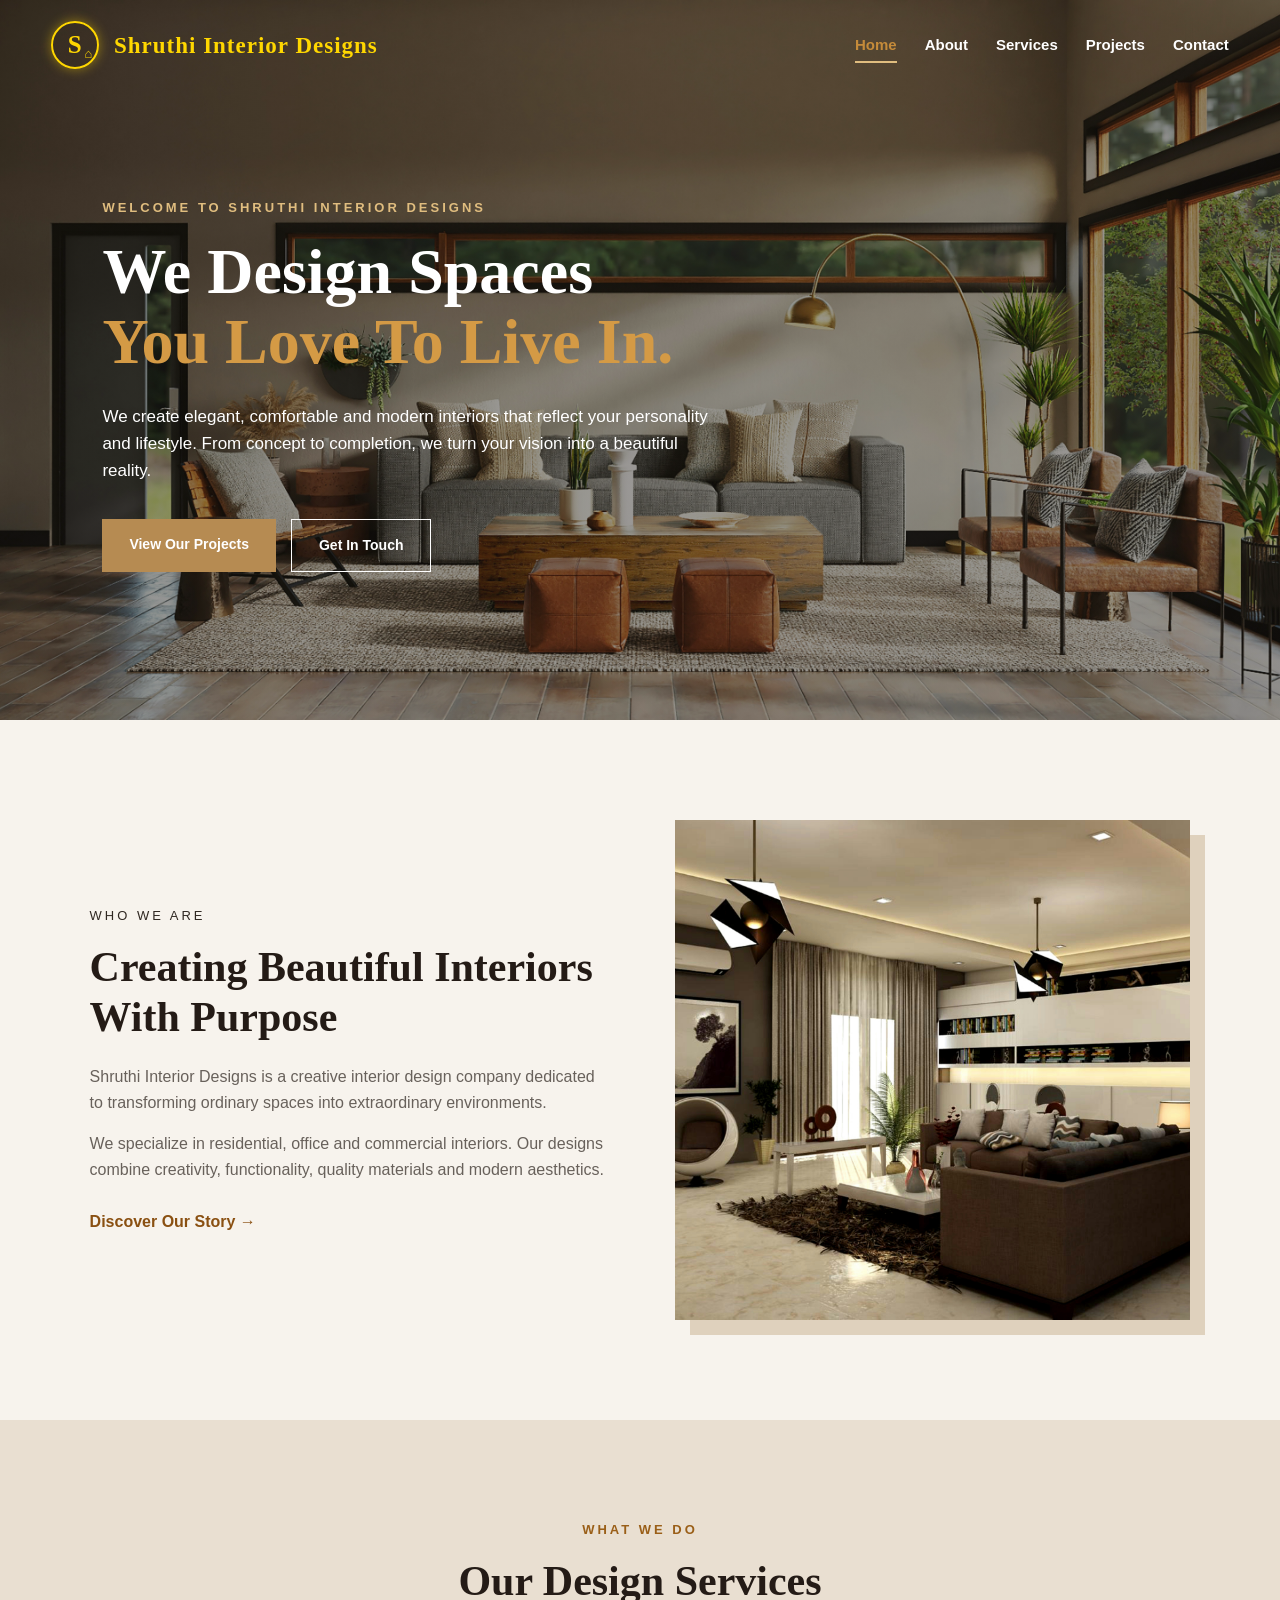
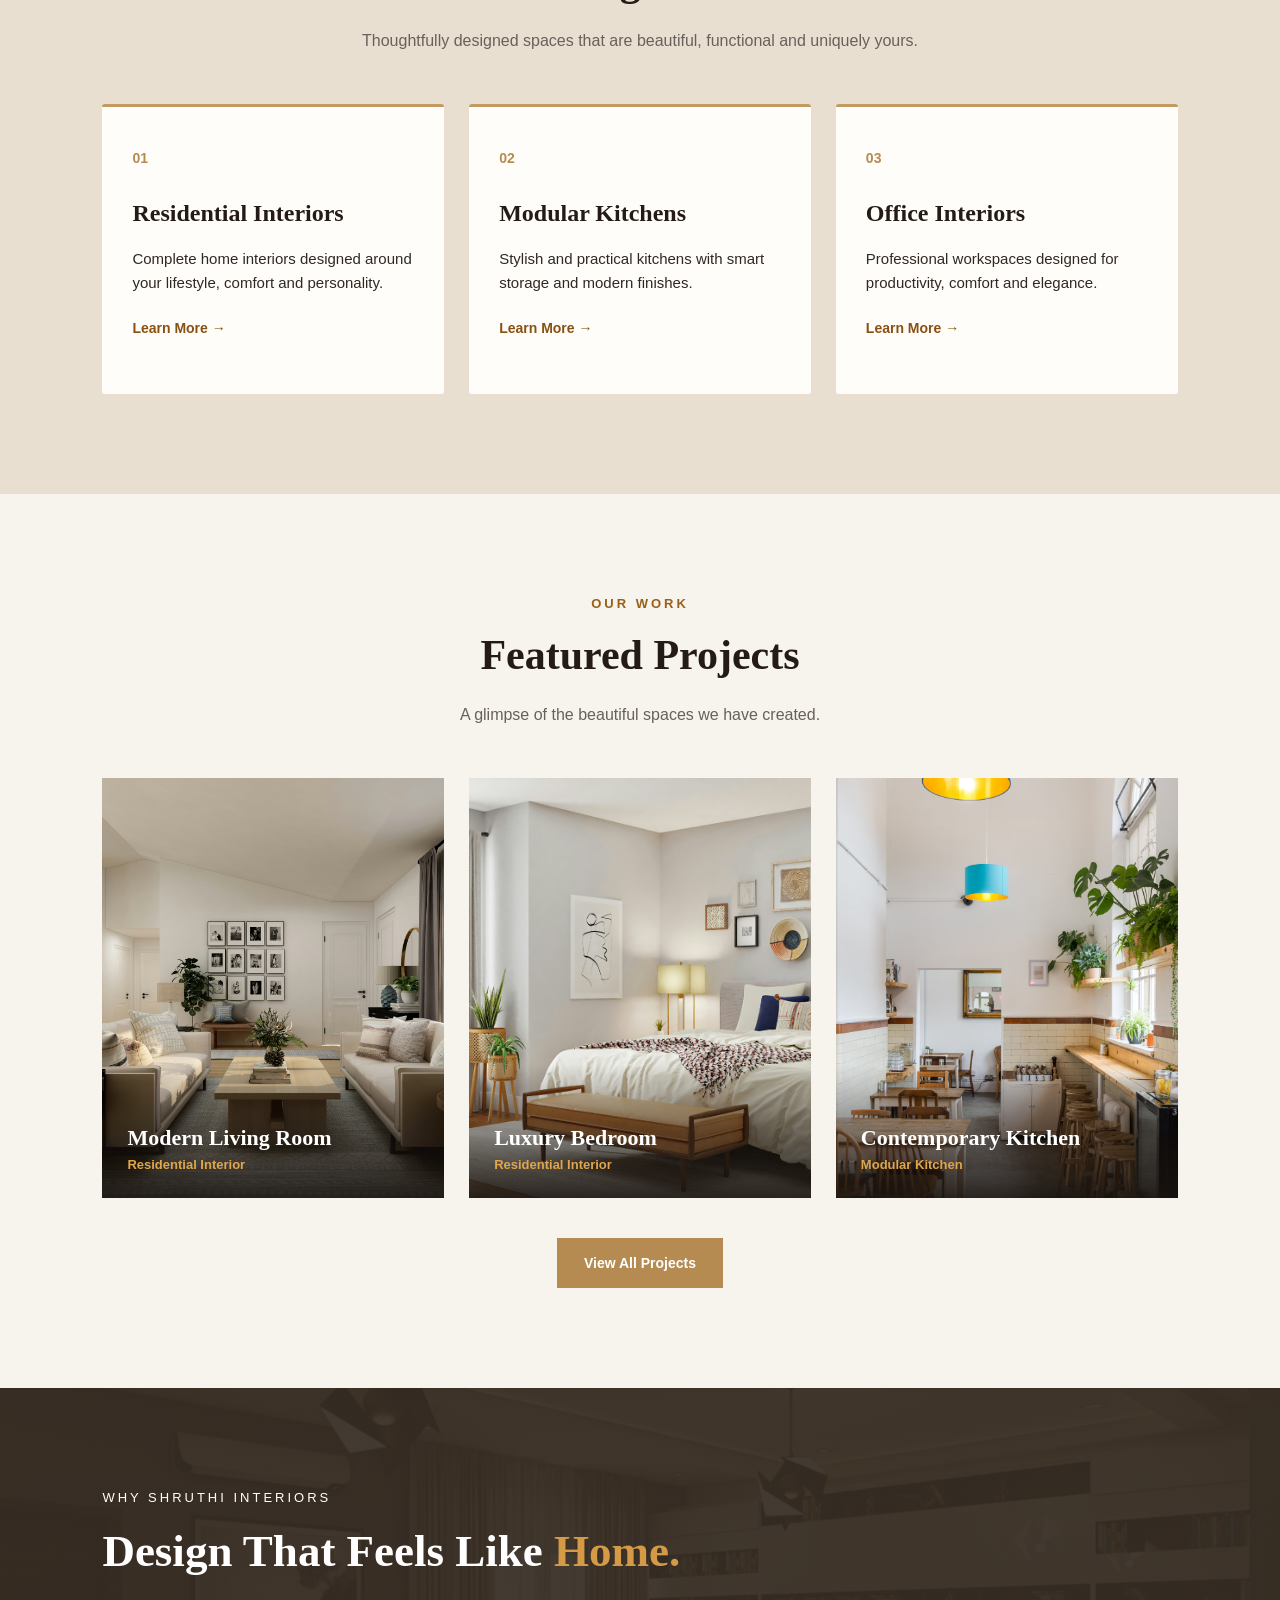
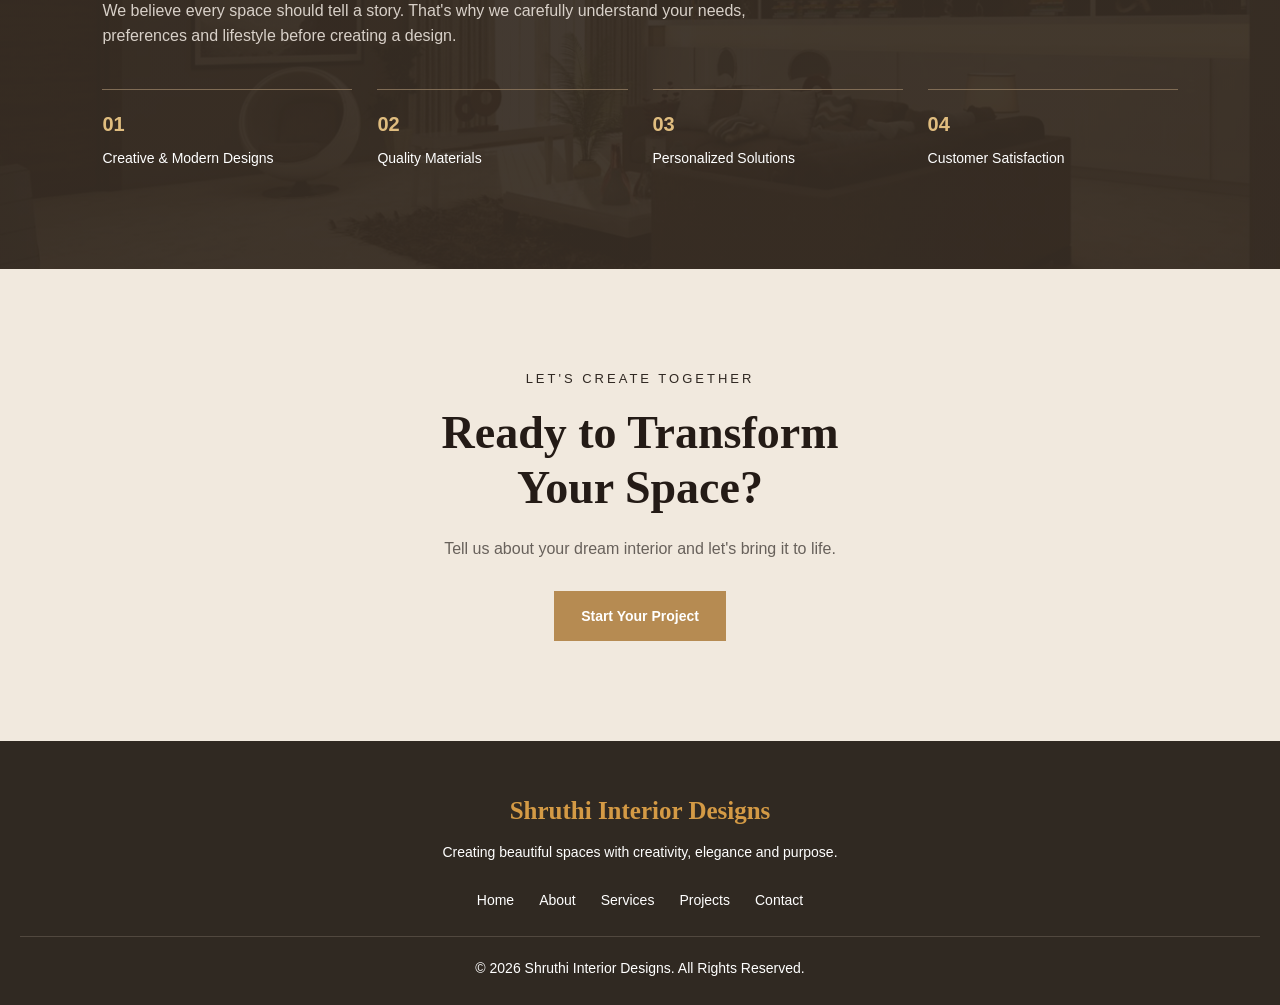
<file: interior design/index.html>
<!DOCTYPE html>
<html lang="en">
<head>
    <meta charset="UTF-8">
    <meta name="viewport" content="width=device-width, initial-scale=1.0">

    <title>Shruthi Interior Designs</title>

    <link rel="stylesheet" href="style.css">
</head>

<body>

    <!-- NAVBAR -->
    <header>
        <nav class="navbar">

            <div class="logo">
                <span>S</span>
                Shruthi Interior Designs
            </div>

            <ul class="nav-links">
                <li><a href="index.html" class="active">Home</a></li>
                <li><a href="about.html">About</a></li>
                <li><a href="services.html">Services</a></li>
                <li><a href="projects.html">Projects</a></li>
                <li><a href="contact.html">Contact</a></li>
            </ul>

        </nav>
    </header>


    <!-- HERO -->
    <section class="hero">

        <div class="hero-content">

            <p class="small-title">WELCOME TO SHRUTHI INTERIOR DESIGNS</p>

            <h1>
                We Design Spaces<br>
                <span>You Love To Live In.</span>
            </h1>

            <p class="hero-text">
                We create elegant, comfortable and modern interiors
                that reflect your personality and lifestyle.
                From concept to completion, we turn your vision
                into a beautiful reality.
            </p>

            <div class="hero-buttons">

                <a href="projects.html" class="primary-btn">
                    View Our Projects
                </a>

                <a href="contact.html" class="secondary-btn">
                    Get In Touch
                </a>

            </div>

        </div>

    </section>


    <!-- INTRODUCTION -->
    <section class="intro">

        <div class="intro-text">

            <p class="section-label">WHO WE ARE</p>

            <h2>
                Creating Beautiful Interiors
                With Purpose
            </h2>

            <p>
                Shruthi Interior Designs is a creative interior design
                company dedicated to transforming ordinary spaces into
                extraordinary environments.
            </p>

            <p>
                We specialize in residential, office and commercial
                interiors. Our designs combine creativity, functionality,
                quality materials and modern aesthetics.
            </p>

            <a href="about.html" class="text-link">
                Discover Our Story →
            </a>

        </div>

        <div class="intro-image">

            <img src="about.jpg" alt="Interior Design">

        </div>

    </section>


    <!-- SERVICES -->
    <section class="services-preview">

        <div class="section-heading">

            <p class="section-label">WHAT WE DO</p>

            <h2>Our Design Services</h2>

            <p>
                Thoughtfully designed spaces that are beautiful,
                functional and uniquely yours.
            </p>

        </div>


        <div class="service-grid">

            <div class="service-item">

                <div class="service-number">01</div>

                <h3>Residential Interiors</h3>

                <p>
                    Complete home interiors designed around
                    your lifestyle, comfort and personality.
                </p>

                <a href="services.html">Learn More →</a>

            </div>


            <div class="service-item">

                <div class="service-number">02</div>

                <h3>Modular Kitchens</h3>

                <p>
                    Stylish and practical kitchens with smart
                    storage and modern finishes.
                </p>

                <a href="services.html">Learn More →</a>

            </div>


            <div class="service-item">

                <div class="service-number">03</div>

                <h3>Office Interiors</h3>

                <p>
                    Professional workspaces designed for
                    productivity, comfort and elegance.
                </p>

                <a href="services.html">Learn More →</a>

            </div>

        </div>

    </section>


    <!-- FEATURED PROJECTS -->
    <section class="featured">

        <div class="section-heading">

            <p class="section-label">OUR WORK</p>

            <h2>Featured Projects</h2>

            <p>
                A glimpse of the beautiful spaces we have created.
            </p>

        </div>


        <div class="project-grid">

            <div class="project">

                <img src="project1.jpg" alt="living room">

                <div class="project-title">
                    <h3>Modern Living Room</h3>
                    <p>Residential Interior</p>
                </div>

            </div>


            <div class="project">

                <img src="project2.jpg" alt="Bedroom">

                <div class="project-title">
                    <h3>Luxury Bedroom</h3>
                    <p>Residential Interior</p>
                </div>

            </div>


            <div class="project">

                <img src="project3.jpg" alt="Kitchen">

                <div class="project-title">
                    <h3>Contemporary Kitchen</h3>
                    <p>Modular Kitchen</p>
                </div>

            </div>

        </div>

        <div class="center-button">

            <a href="projects.html" class="primary-btn">
                View All Projects
            </a>

        </div>

    </section>


    <!-- WHY US -->
    <section class="why">

        <div class="why-content">

            <p class="section-label">WHY SHRUTHI INTERIORS</p>

            <h2>
                Design That Feels Like
                <span>Home.</span>
            </h2>

            <p>
                We believe every space should tell a story.
                That's why we carefully understand your needs,
                preferences and lifestyle before creating a design.
            </p>

            <div class="why-points">

                <div>
                    <strong>01</strong>
                    <p>Creative & Modern Designs</p>
                </div>

                <div>
                    <strong>02</strong>
                    <p>Quality Materials</p>
                </div>

                <div>
                    <strong>03</strong>
                    <p>Personalized Solutions</p>
                </div>

                <div>
                    <strong>04</strong>
                    <p>Customer Satisfaction</p>
                </div>

            </div>

        </div>

    </section>


    <!-- CTA -->
    <section class="home-cta">

        <p class="section-label">LET'S CREATE TOGETHER</p>

        <h2>
            Ready to Transform<br>
            Your Space?
        </h2>

        <p>
            Tell us about your dream interior and
            let's bring it to life.
        </p>

        <a href="contact.html" class="primary-btn">
            Start Your Project
        </a>

    </section>


    <!-- FOOTER -->
    <footer>

        <div class="footer-logo">
            Shruthi Interior Designs
        </div>

        <p>
            Creating beautiful spaces with creativity,
            elegance and purpose.
        </p>

        <div class="footer-links">

            <a href="index.html">Home</a>
            <a href="about.html">About</a>
            <a href="services.html">Services</a>
            <a href="projects.html">Projects</a>
            <a href="contact.html">Contact</a>

        </div>

        <p class="copyright">
            © 2026 Shruthi Interior Designs. All Rights Reserved.
        </p>

    </footer>


    <script src="script.js"></script>

</body>
</html>
</file>
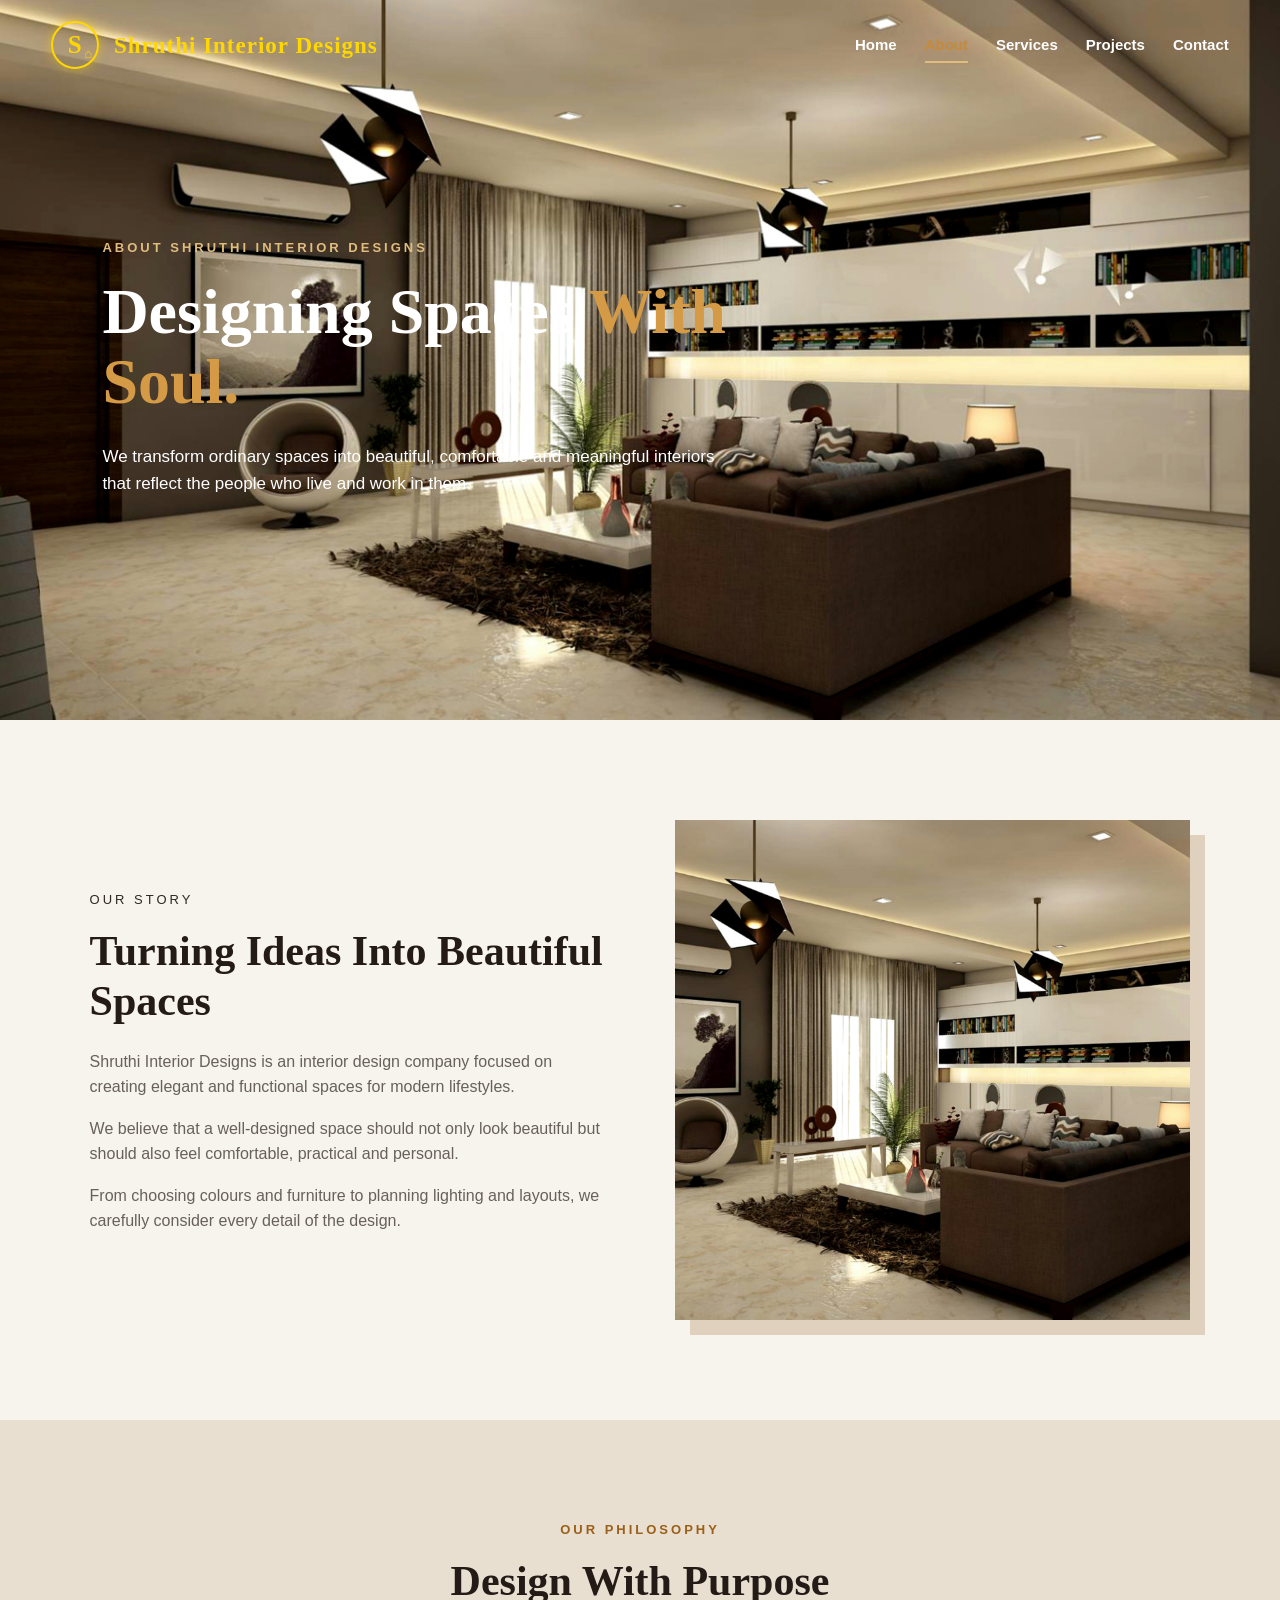
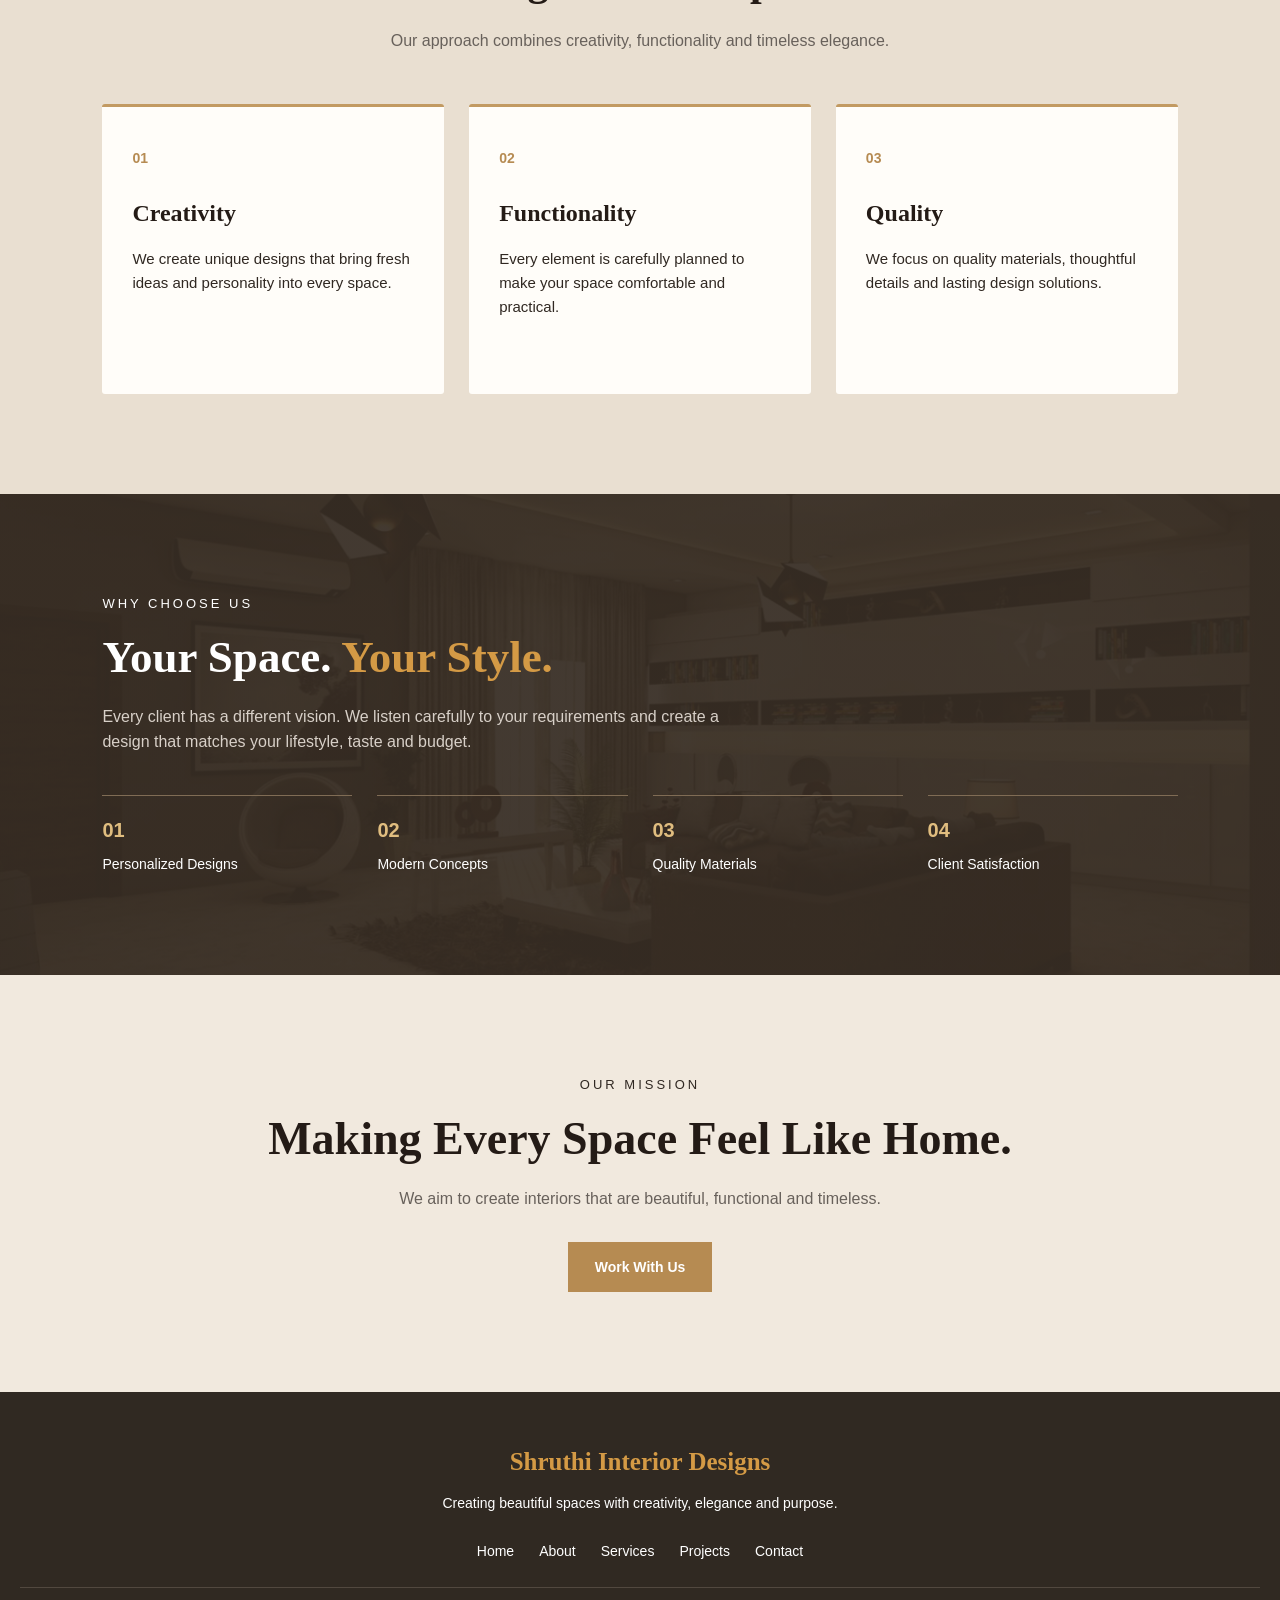
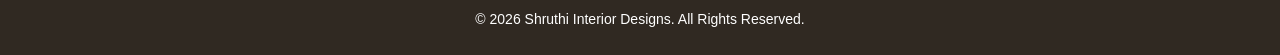
<file: interior design/about.html>
<!DOCTYPE html>
<html lang="en">

<head>
    <meta charset="UTF-8">
    <meta name="viewport" content="width=device-width, initial-scale=1.0">

    <title>About Us - Shruthi Interior Designs</title>

    <link rel="stylesheet" href="style.css">
</head>

<body>

    <!-- NAVBAR -->
    <header>
        <nav class="navbar">

            <div class="logo">
                <span>S</span>
                Shruthi Interior Designs
            </div>

            <ul class="nav-links">
                <li><a href="index.html">Home</a></li>
                <li><a href="about.html" class="active">About</a></li>
                <li><a href="services.html">Services</a></li>
                <li><a href="projects.html">Projects</a></li>
                <li><a href="contact.html">Contact</a></li>
            </ul>

        </nav>
    </header>


    <!-- ABOUT HERO -->
    <section class="hero about-hero">

        <div class="hero-content">

            <p class="small-title">
                ABOUT SHRUTHI INTERIOR DESIGNS
            </p>

            <h1>
                Designing Spaces
                <span>With Soul.</span>
            </h1>

            <p class="hero-text">
                We transform ordinary spaces into beautiful,
                comfortable and meaningful interiors that
                reflect the people who live and work in them.
            </p>

        </div>

    </section>


    <!-- OUR STORY -->
    <section class="intro">

        <div class="intro-text">

            <p class="section-label">
                OUR STORY
            </p>

            <h2>
                Turning Ideas Into
                Beautiful Spaces
            </h2>

            <p>
                Shruthi Interior Designs is an interior design
                company focused on creating elegant and
                functional spaces for modern lifestyles.
            </p>

            <p>
                We believe that a well-designed space should
                not only look beautiful but should also feel
                comfortable, practical and personal.
            </p>

            <p>
                From choosing colours and furniture to planning
                lighting and layouts, we carefully consider
                every detail of the design.
            </p>

        </div>


        <div class="intro-image">

            <img src="about.jpg" alt="Shruthi Interior Designs">

        </div>

    </section>


    <!-- DESIGN PHILOSOPHY -->
    <section class="services-preview">

        <div class="section-heading">

            <p class="section-label">
                OUR PHILOSOPHY
            </p>

            <h2>
                Design With Purpose
            </h2>

            <p>
                Our approach combines creativity, functionality
                and timeless elegance.
            </p>

        </div>


        <div class="service-grid">

            <div class="service-item">

                <div class="service-number">
                    01
                </div>

                <h3>
                    Creativity
                </h3>

                <p>
                    We create unique designs that bring fresh
                    ideas and personality into every space.
                </p>

            </div>


            <div class="service-item">

                <div class="service-number">
                    02
                </div>

                <h3>
                    Functionality
                </h3>

                <p>
                    Every element is carefully planned to make
                    your space comfortable and practical.
                </p>

            </div>


            <div class="service-item">

                <div class="service-number">
                    03
                </div>

                <h3>
                    Quality
                </h3>

                <p>
                    We focus on quality materials, thoughtful
                    details and lasting design solutions.
                </p>

            </div>

        </div>

    </section>


    <!-- WHY CHOOSE US -->
    <section class="why">

        <div class="why-content">

            <p class="section-label">
                WHY CHOOSE US
            </p>

            <h2>
                Your Space.
                <span>Your Style.</span>
            </h2>

            <p>
                Every client has a different vision. We listen
                carefully to your requirements and create a
                design that matches your lifestyle, taste and
                budget.
            </p>


            <div class="why-points">

                <div>
                    <strong>01</strong>
                    <p>
                        Personalized Designs
                    </p>
                </div>

                <div>
                    <strong>02</strong>
                    <p>
                        Modern Concepts
                    </p>
                </div>

                <div>
                    <strong>03</strong>
                    <p>
                        Quality Materials
                    </p>
                </div>

                <div>
                    <strong>04</strong>
                    <p>
                        Client Satisfaction
                    </p>
                </div>

            </div>

        </div>

    </section>


    <!-- MISSION -->
    <section class="home-cta">

        <p class="section-label">
            OUR MISSION
        </p>

        <h2>
            Making Every Space
            Feel Like Home.
        </h2>

        <p>
            We aim to create interiors that are beautiful,
            functional and timeless.
        </p>

        <a href="contact.html" class="primary-btn">
            Work With Us
        </a>

    </section>


    <!-- FOOTER -->
    <footer>

        <div class="footer-logo">
            Shruthi Interior Designs
        </div>

        <p>
            Creating beautiful spaces with creativity,
            elegance and purpose.
        </p>

        <div class="footer-links">

            <a href="index.html">Home</a>
            <a href="about.html">About</a>
            <a href="services.html">Services</a>
            <a href="projects.html">Projects</a>
            <a href="contact.html">Contact</a>

        </div>

        <p class="copyright">
            © 2026 Shruthi Interior Designs. All Rights Reserved.
        </p>

    </footer>


    <script src="script.js"></script>

</body>

</html>
</file>
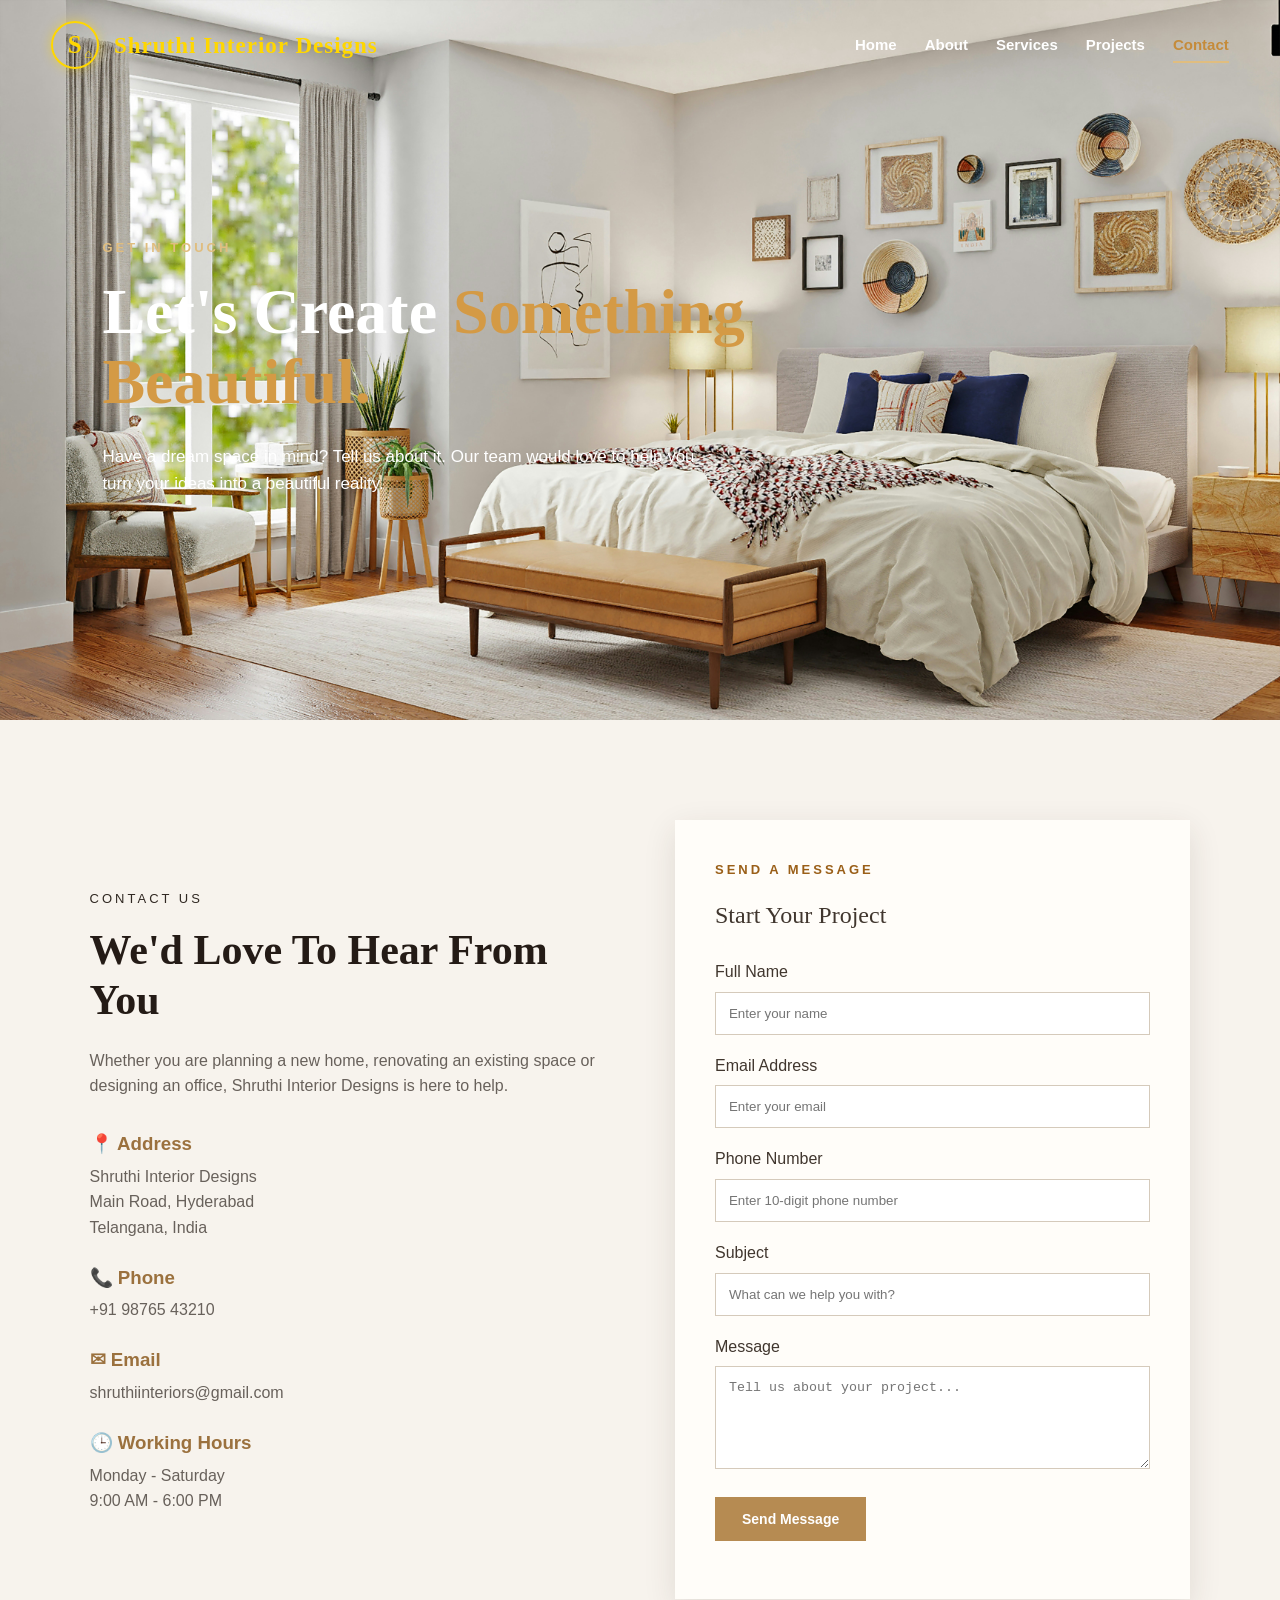
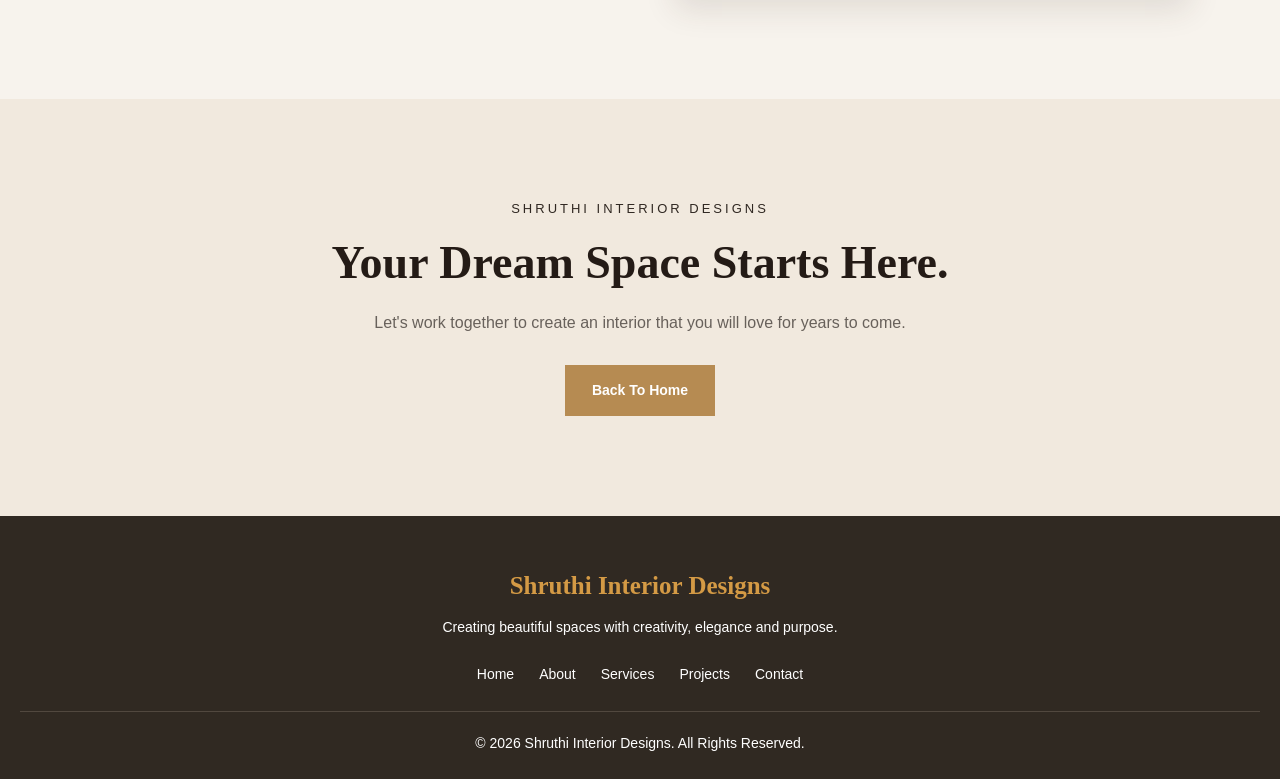
<file: interior design/contact.html>
<!DOCTYPE html>
<html lang="en">

<head>
    <meta charset="UTF-8">
    <meta name="viewport" content="width=device-width, initial-scale=1.0">

    <title>Contact - Shruthi Interior Designs</title>

    <link rel="stylesheet" href="style.css">
</head>

<body>

    <!-- NAVBAR -->
    <header>
        <nav class="navbar">

            <div class="logo">
                <span>S</span>
                Shruthi Interior Designs
            </div>

            <ul class="nav-links">
                <li><a href="index.html">Home</a></li>
                <li><a href="about.html">About</a></li>
                <li><a href="services.html">Services</a></li>
                <li><a href="projects.html">Projects</a></li>
                <li><a href="contact.html" class="active">Contact</a></li>
            </ul>

        </nav>
    </header>


    <!-- CONTACT HERO -->
    <section class="hero contact-hero">

        <div class="hero-content">

            <p class="small-title">
                GET IN TOUCH
            </p>

            <h1>
                Let's Create
                <span>Something Beautiful.</span>
            </h1>

            <p class="hero-text">
                Have a dream space in mind? Tell us about it.
                Our team would love to help you turn your ideas
                into a beautiful reality.
            </p>

        </div>

    </section>


    <!-- CONTACT CONTENT -->
    <section class="intro">

        <!-- CONTACT INFORMATION -->
        <div class="intro-text">

            <p class="section-label">
                CONTACT US
            </p>

            <h2>
                We'd Love To
                Hear From You
            </h2>

            <p>
                Whether you are planning a new home, renovating
                an existing space or designing an office,
                Shruthi Interior Designs is here to help.
            </p>


            <div style="margin-top: 30px;">

                <h3 style="color:#9b713e; margin-bottom:5px;">
                    📍 Address
                </h3>

                <p>
                    Shruthi Interior Designs<br>
                    Main Road, Hyderabad<br>
                    Telangana, India
                </p>


                <h3 style="color:#9b713e; margin-top:22px; margin-bottom:5px;">
                    📞 Phone
                </h3>

                <p>
                    +91 98765 43210
                </p>


                <h3 style="color:#9b713e; margin-top:22px; margin-bottom:5px;">
                    ✉ Email
                </h3>

                <p>
                    shruthiinteriors@gmail.com
                </p>


                <h3 style="color:#9b713e; margin-top:22px; margin-bottom:5px;">
                    🕒 Working Hours
                </h3>

                <p>
                    Monday - Saturday<br>
                    9:00 AM - 6:00 PM
                </p>

            </div>

        </div>


        <!-- CONTACT FORM -->
        <div style="
            background:#fffdf9;
            padding:40px;
            box-shadow:0 10px 30px rgba(60,45,30,0.12);
        ">

            <p class="section-label">
                SEND A MESSAGE
            </p>

            <h2 style="
                font-family:Georgia,serif;
                font-weight:normal;
                color:#40362e;
                margin-bottom:25px;
            ">
                Start Your Project
            </h2>


            <form id="contactForm">

                <label
                    for="name"
                    style="display:block; margin-bottom:7px; color:#40362e;">
                    Full Name
                </label>

                <input
                    type="text"
                    id="name"
                    placeholder="Enter your name"
                    style="
                        width:100%;
                        padding:13px;
                        margin-bottom:18px;
                        border:1px solid #d5cabb;
                        outline:none;
                    "
                >


                <label
                    for="email"
                    style="display:block; margin-bottom:7px; color:#40362e;">
                    Email Address
                </label>

                <input
                    type="email"
                    id="email"
                    placeholder="Enter your email"
                    style="
                        width:100%;
                        padding:13px;
                        margin-bottom:18px;
                        border:1px solid #d5cabb;
                        outline:none;
                    "
                >


                <label
                    for="phone"
                    style="display:block; margin-bottom:7px; color:#40362e;">
                    Phone Number
                </label>

                <input
                    type="tel"
                    id="phone"
                    placeholder="Enter 10-digit phone number"
                    style="
                        width:100%;
                        padding:13px;
                        margin-bottom:18px;
                        border:1px solid #d5cabb;
                        outline:none;
                    "
                >


                <label
                    for="subject"
                    style="display:block; margin-bottom:7px; color:#40362e;">
                    Subject
                </label>

                <input
                    type="text"
                    id="subject"
                    placeholder="What can we help you with?"
                    style="
                        width:100%;
                        padding:13px;
                        margin-bottom:18px;
                        border:1px solid #d5cabb;
                        outline:none;
                    "
                >


                <label
                    for="message"
                    style="display:block; margin-bottom:7px; color:#40362e;">
                    Message
                </label>

                <textarea
                    id="message"
                    rows="5"
                    placeholder="Tell us about your project..."
                    style="
                        width:100%;
                        padding:13px;
                        margin-bottom:20px;
                        border:1px solid #d5cabb;
                        outline:none;
                        resize:vertical;
                    "
                ></textarea>


                <button
                    type="submit"
                    class="primary-btn"
                    style="border:none; cursor:pointer;">
                    Send Message
                </button>

            </form>


            <p
                id="formMessage"
                style="
                    margin-top:18px;
                    font-weight:bold;
                ">
            </p>

        </div>

    </section>


    <!-- CTA -->
    <section class="home-cta">

        <p class="section-label">
            SHRUTHI INTERIOR DESIGNS
        </p>

        <h2>
            Your Dream Space
            Starts Here.
        </h2>

        <p>
            Let's work together to create an interior
            that you will love for years to come.
        </p>

        <a href="index.html" class="primary-btn">
            Back To Home
        </a>

    </section>


    <!-- FOOTER -->
    <footer>

        <div class="footer-logo">
            Shruthi Interior Designs
        </div>

        <p>
            Creating beautiful spaces with creativity,
            elegance and purpose.
        </p>

        <div class="footer-links">

            <a href="index.html">Home</a>
            <a href="about.html">About</a>
            <a href="services.html">Services</a>
            <a href="projects.html">Projects</a>
            <a href="contact.html">Contact</a>

        </div>

        <p class="copyright">
            © 2026 Shruthi Interior Designs. All Rights Reserved.
        </p>

    </footer>


    <script src="script.js"></script>

</body>

</html>
</file>
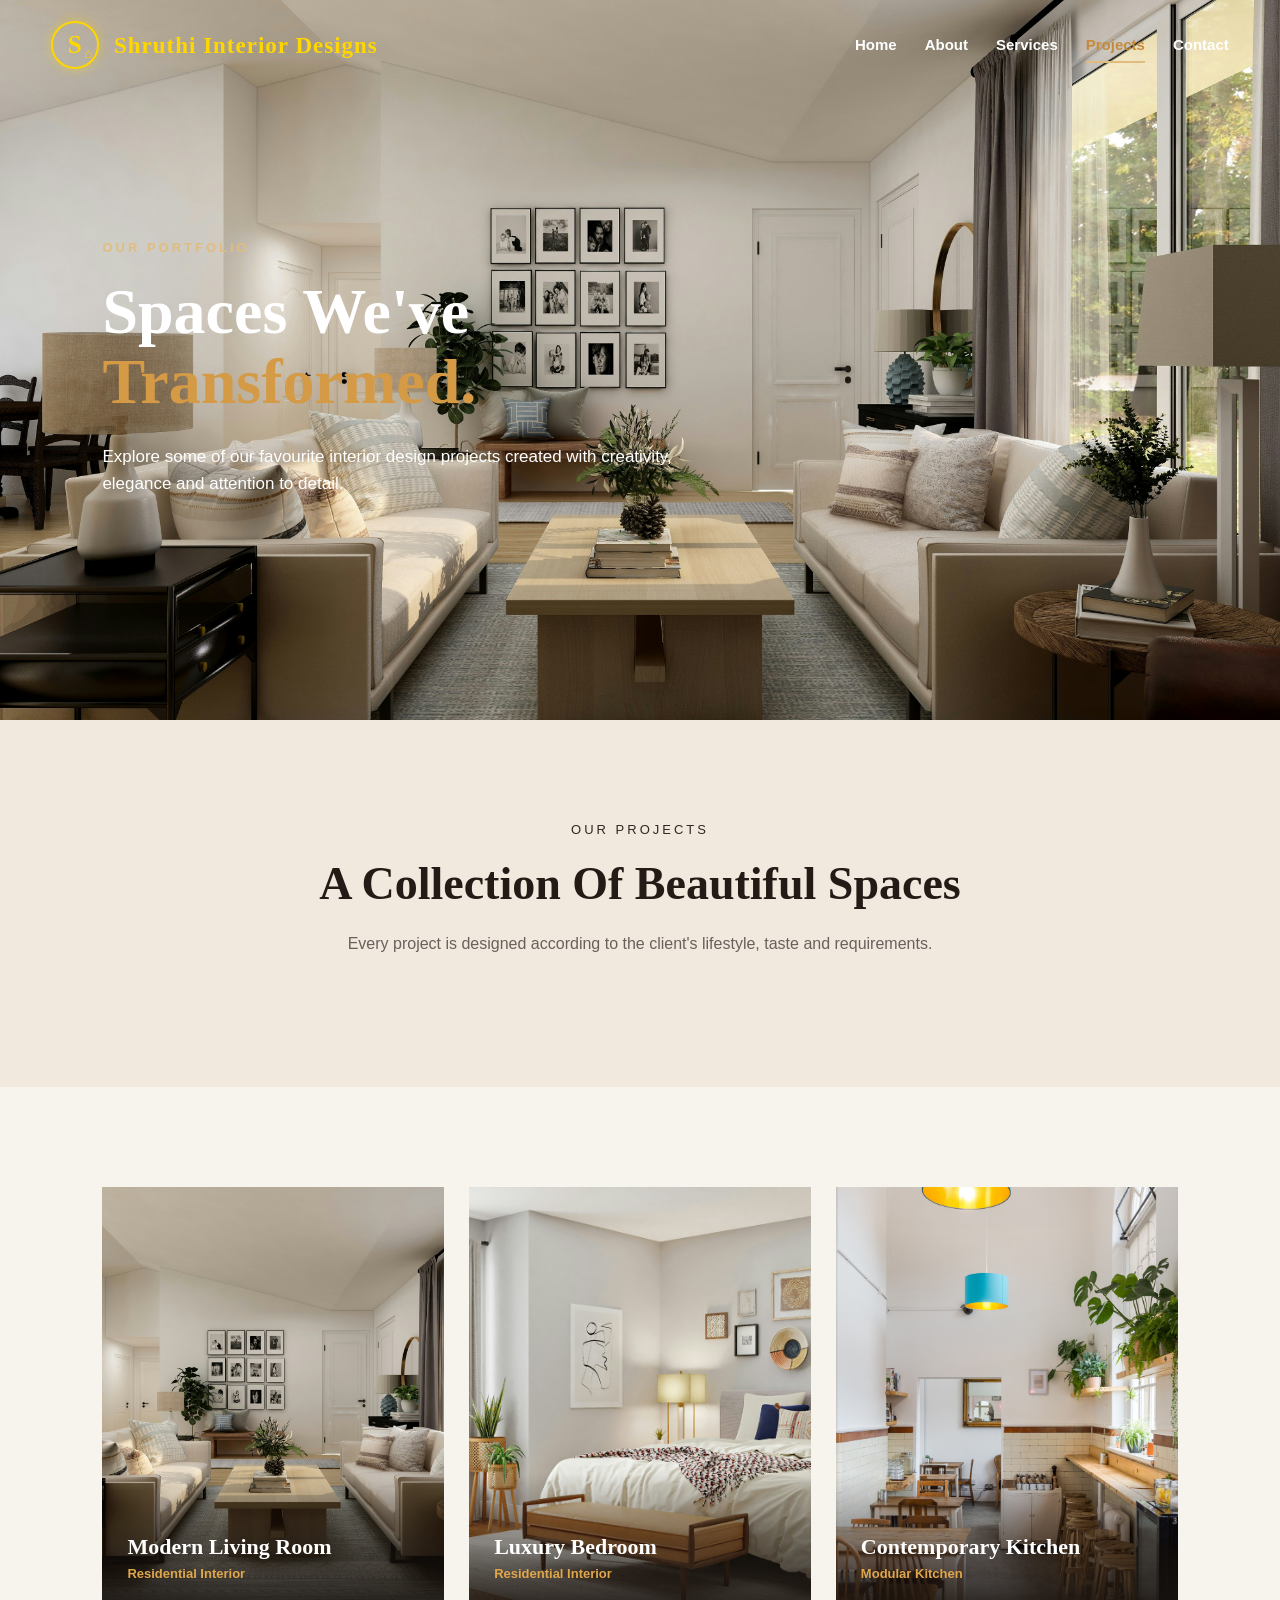
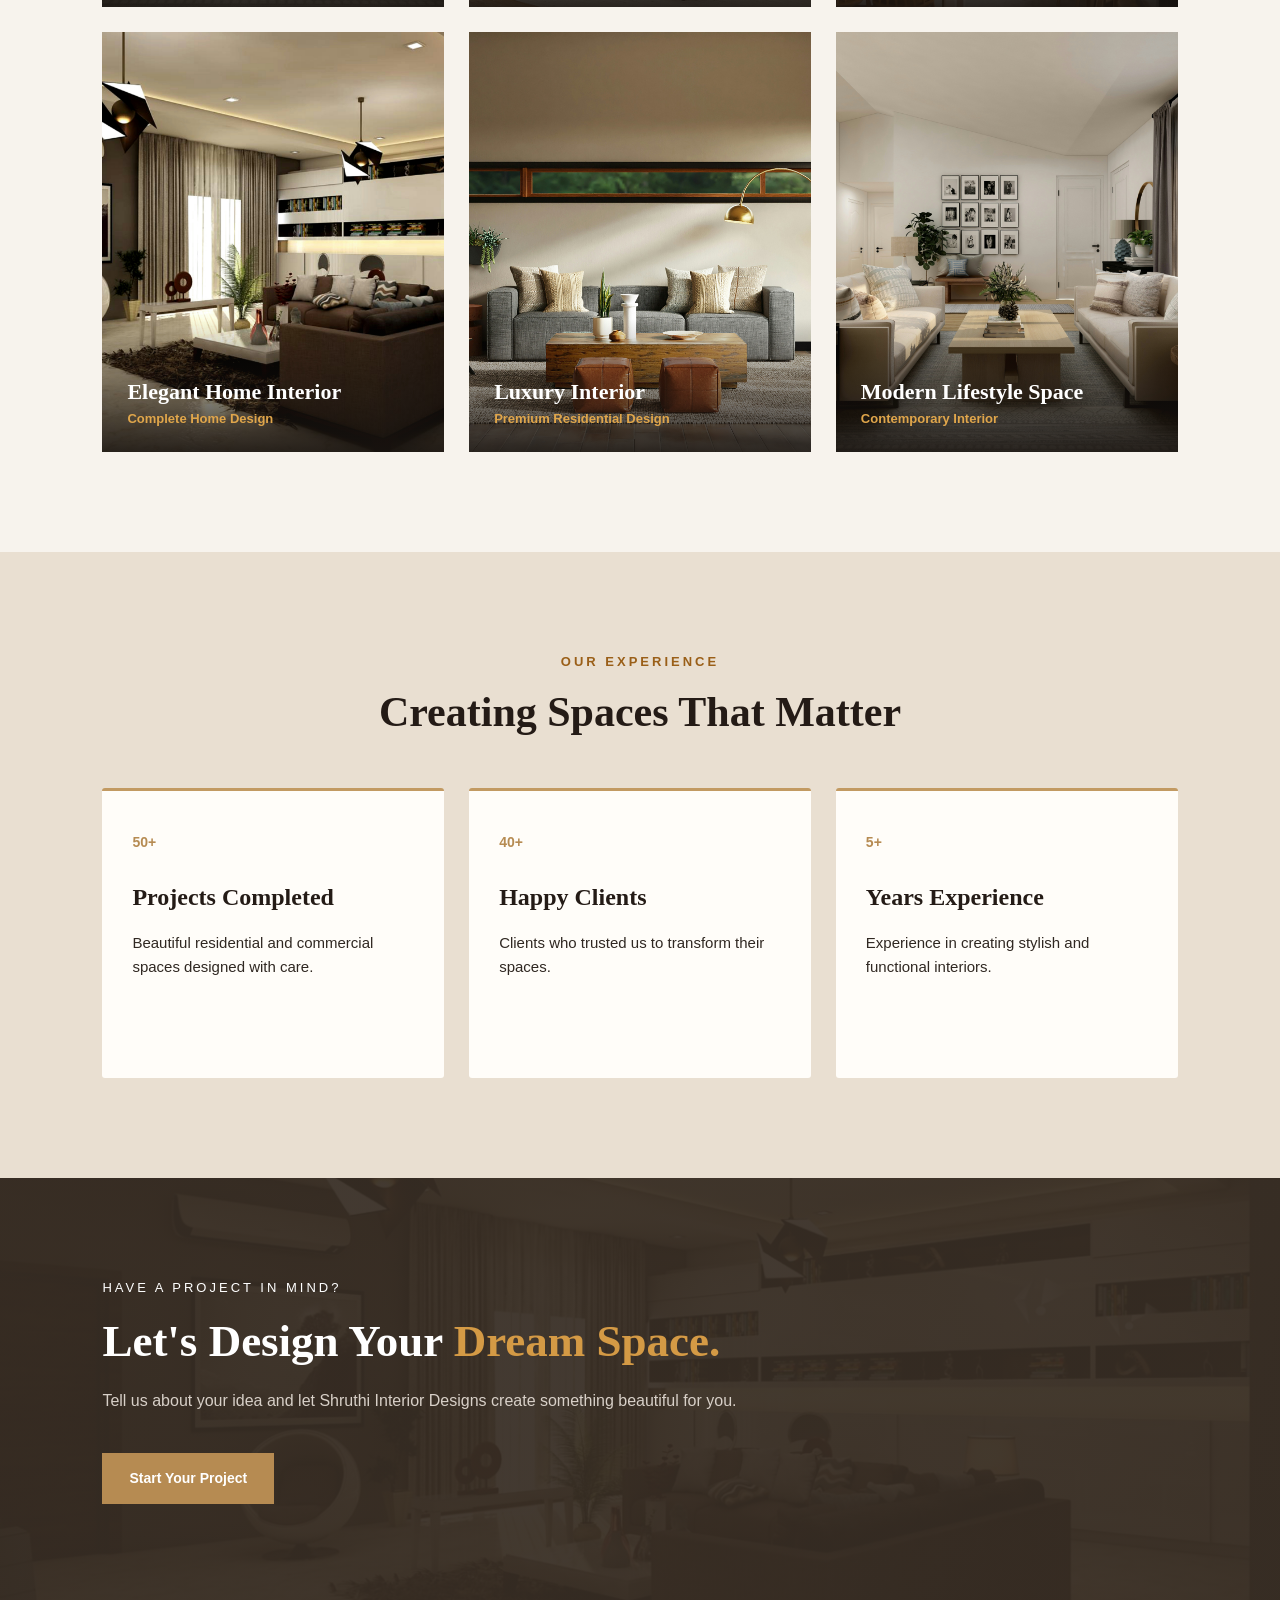
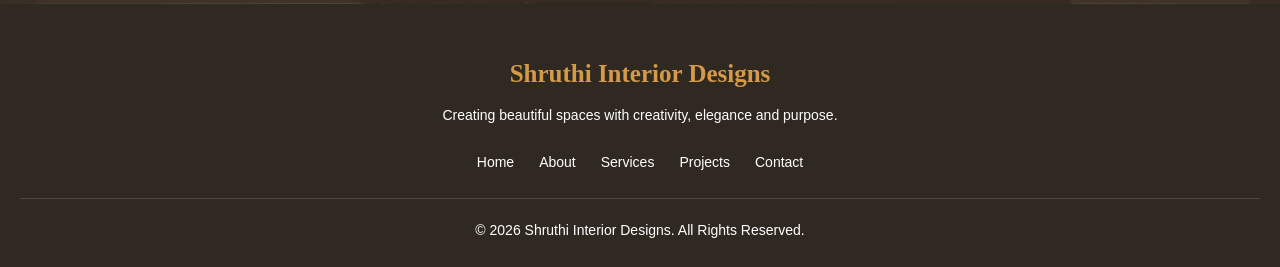
<file: interior design/projects.html>
<!DOCTYPE html>
<html lang="en">

<head>
    <meta charset="UTF-8">
    <meta name="viewport" content="width=device-width, initial-scale=1.0">

    <title>Projects - Shruthi Interior Designs</title>

    <link rel="stylesheet" href="style.css">
</head>

<body>

    <!-- NAVBAR -->
    <header>
        <nav class="navbar">

            <div class="logo">
                <span>S</span>
                Shruthi Interior Designs
            </div>

            <ul class="nav-links">
                <li><a href="index.html">Home</a></li>
                <li><a href="about.html">About</a></li>
                <li><a href="services.html">Services</a></li>
                <li><a href="projects.html" class="active">Projects</a></li>
                <li><a href="contact.html">Contact</a></li>
            </ul>

        </nav>
    </header>


    <!-- PROJECT HERO -->
    <section class="hero projects-hero">

        <div class="hero-content">

            <p class="small-title">
                OUR PORTFOLIO
            </p>

            <h1>
                Spaces We've
                <span>Transformed.</span>
            </h1>

            <p class="hero-text">
                Explore some of our favourite interior design
                projects created with creativity, elegance
                and attention to detail.
            </p>

        </div>

    </section>


    <!-- PROJECT INTRO -->
    <section class="home-cta">

        <p class="section-label">
            OUR PROJECTS
        </p>

        <h2>
            A Collection Of
            Beautiful Spaces
        </h2>

        <p>
            Every project is designed according to the client's
            lifestyle, taste and requirements.
        </p>

    </section>


    <!-- PROJECT GALLERY -->
    <section class="featured">

        <div class="project-grid">

            <!-- PROJECT 1 -->
            <div class="project">

                <img src="project1.jpg" alt="Modern Living Room">

                <div class="project-title">

                    <h3>
                        Modern Living Room
                    </h3>

                    <p>
                        Residential Interior
                    </p>

                </div>

            </div>


            <!-- PROJECT 2 -->
            <div class="project">

                <img src="project2.jpg" alt="Luxury Bedroom">

                <div class="project-title">

                    <h3>
                        Luxury Bedroom
                    </h3>

                    <p>
                        Residential Interior
                    </p>

                </div>

            </div>


            <!-- PROJECT 3 -->
            <div class="project">

                <img src="project3.jpg" alt="Modern Kitchen">

                <div class="project-title">

                    <h3>
                        Contemporary Kitchen
                    </h3>

                    <p>
                        Modular Kitchen
                    </p>

                </div>

            </div>


            <!-- PROJECT 4 -->
            <div class="project">

                <img src="about.jpg" alt="Elegant Home Interior">

                <div class="project-title">

                    <h3>
                        Elegant Home Interior
                    </h3>

                    <p>
                        Complete Home Design
                    </p>

                </div>

            </div>


            <!-- PROJECT 5 -->
            <div class="project">

                <img src="hero.jpg" alt="Luxury Interior">

                <div class="project-title">

                    <h3>
                        Luxury Interior
                    </h3>

                    <p>
                        Premium Residential Design
                    </p>

                </div>

            </div>


            <!-- PROJECT 6 -->
            <div class="project">

                <img src="project1.jpg" alt="Modern Space">

                <div class="project-title">

                    <h3>
                        Modern Lifestyle Space
                    </h3>

                    <p>
                        Contemporary Interior
                    </p>

                </div>

            </div>

        </div>

    </section>


    <!-- PROJECT STATS -->
    <section class="services-preview">

        <div class="section-heading">

            <p class="section-label">
                OUR EXPERIENCE
            </p>

            <h2>
                Creating Spaces That Matter
            </h2>

        </div>


        <div class="service-grid">

            <div class="service-item">

                <div class="service-number">
                    50+
                </div>

                <h3>
                    Projects Completed
                </h3>

                <p>
                    Beautiful residential and commercial
                    spaces designed with care.
                </p>

            </div>


            <div class="service-item">

                <div class="service-number">
                    40+
                </div>

                <h3>
                    Happy Clients
                </h3>

                <p>
                    Clients who trusted us to transform
                    their spaces.
                </p>

            </div>


            <div class="service-item">

                <div class="service-number">
                    5+
                </div>

                <h3>
                    Years Experience
                </h3>

                <p>
                    Experience in creating stylish and
                    functional interiors.
                </p>

            </div>

        </div>

    </section>


    <!-- CTA -->
    <section class="why">

        <div class="why-content">

            <p class="section-label">
                HAVE A PROJECT IN MIND?
            </p>

            <h2>
                Let's Design Your
                <span>Dream Space.</span>
            </h2>

            <p>
                Tell us about your idea and let Shruthi Interior
                Designs create something beautiful for you.
            </p>

            <a href="contact.html" class="primary-btn">
                Start Your Project
            </a>

        </div>

    </section>


    <!-- FOOTER -->
    <footer>

        <div class="footer-logo">
            Shruthi Interior Designs
        </div>

        <p>
            Creating beautiful spaces with creativity,
            elegance and purpose.
        </p>

        <div class="footer-links">

            <a href="index.html">Home</a>
            <a href="about.html">About</a>
            <a href="services.html">Services</a>
            <a href="projects.html">Projects</a>
            <a href="contact.html">Contact</a>

        </div>

        <p class="copyright">
            © 2026 Shruthi Interior Designs. All Rights Reserved.
        </p>

    </footer>


    <script src="script.js"></script>

</body>

</html>
</file>
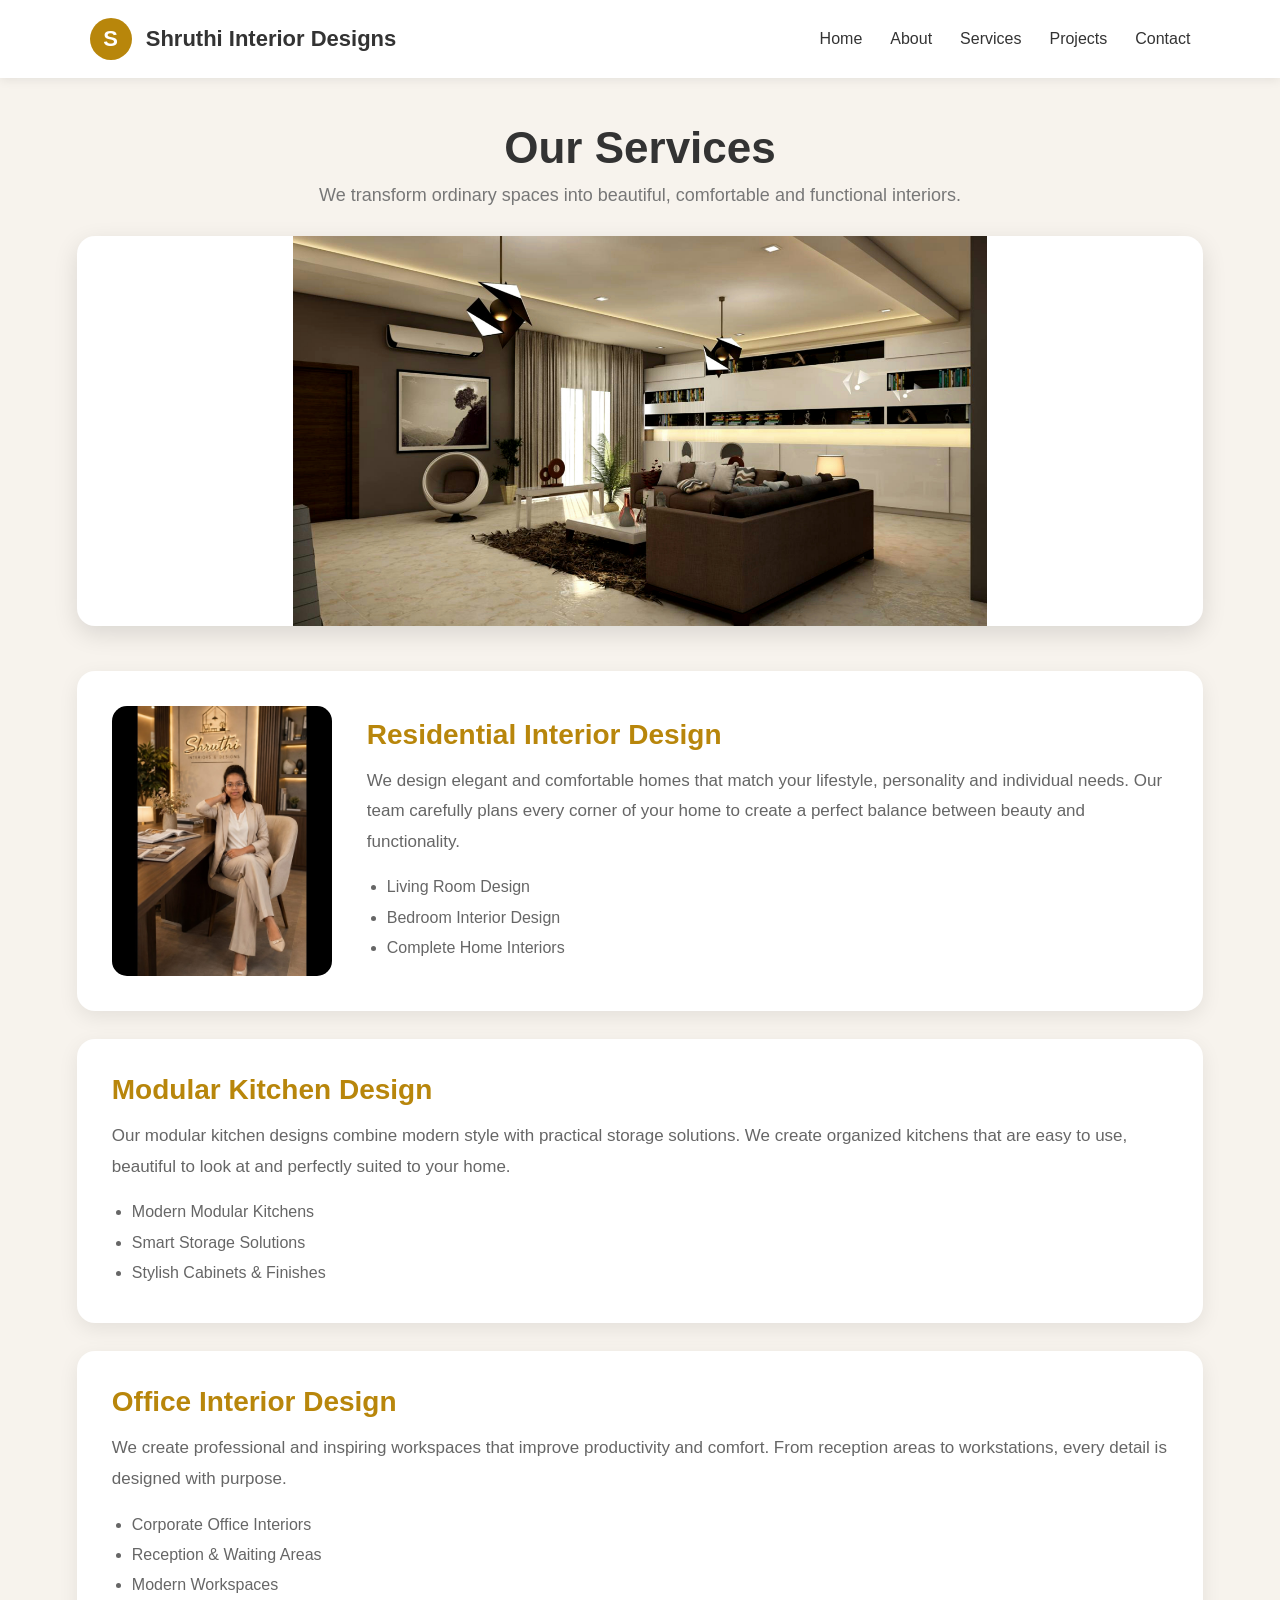
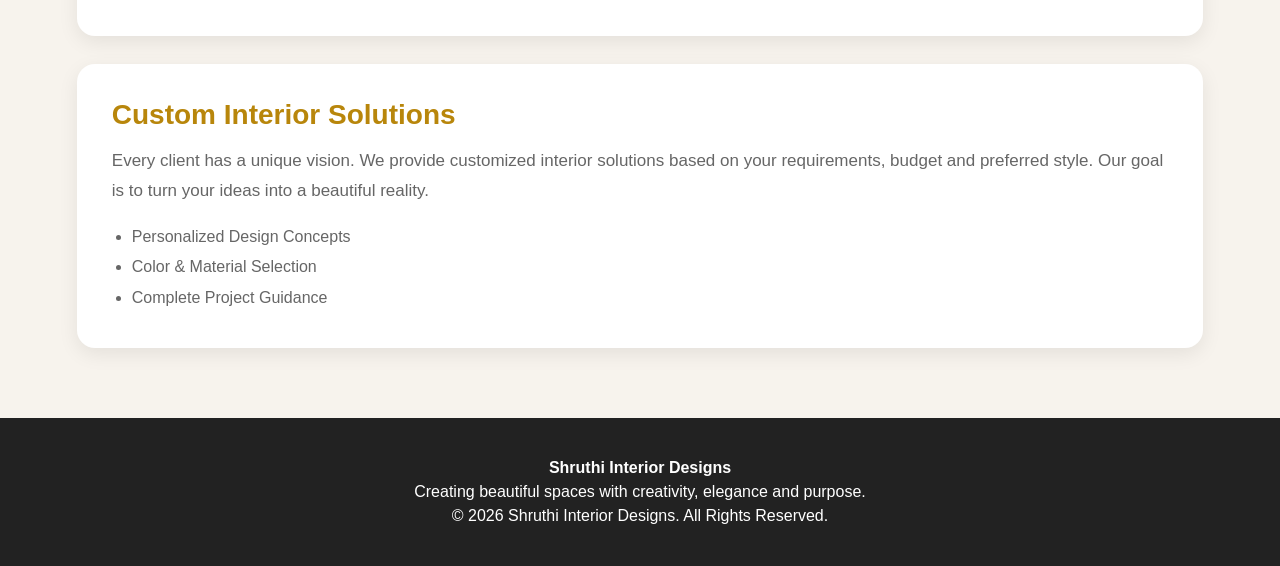
<file: interior design/services.html>
<!DOCTYPE html>
<html lang="en">
<head>
<meta charset="UTF-8">
<meta name="viewport" content="width=device-width, initial-scale=1.0">

<title>Our Services - Shruthi Interior Designs</title>

<style>

*{
    margin:0;
    padding:0;
    box-sizing:border-box;
}

body{
    font-family:Arial, sans-serif;
    background:#f7f3ed;
    color:#333;
}

/* NAVBAR */
header{
    background:white;
    padding:18px 7%;
    box-shadow:0 2px 10px rgba(0,0,0,0.08);
}

.navbar{
    display:flex;
    justify-content:space-between;
    align-items:center;
}

.logo{
    font-size:22px;
    font-weight:bold;
}

.logo span{
    display:inline-flex;
    width:42px;
    height:42px;
    border-radius:50%;
    background:#b8860b;
    color:white;
    align-items:center;
    justify-content:center;
    margin-right:8px;
}

.nav-links{
    display:flex;
    gap:28px;
    list-style:none;
}

.nav-links a{
    text-decoration:none;
    color:#333;
    font-weight:500;
}

.nav-links a:hover{
    color:#b8860b;
}

/* PAGE TITLE */
.heading{
    text-align:center;
    padding:45px 20px 30px;
}

.heading h1{
    font-size:44px;
    margin-bottom:12px;
}

.heading p{
    font-size:18px;
    color:#777;
}

/* MAIN INTERIOR IMAGE */
.main-photo{
    width:88%;
    max-width:1200px;
    height:390px;
    margin:0 auto 45px;
    background:white;
    border-radius:18px;
    overflow:hidden;
    box-shadow:0 8px 25px rgba(0,0,0,0.12);
}

.main-photo img{
    width:100%;
    height:100%;
    object-fit:contain;
    display:block;
}

/* SERVICES AREA */
.services{
    width:88%;
    max-width:1200px;
    margin:auto;
}

/* SERVICE CARD */
.service-card{
    background:white;
    padding:35px;
    margin-bottom:28px;
    border-radius:18px;
    box-shadow:0 6px 20px rgba(0,0,0,0.08);
    display:flex;
    gap:35px;
    align-items:center;
    min-height:190px;
}

.service-card h2{
    font-size:28px;
    color:#b8860b;
    margin-bottom:15px;
}

.service-card p{
    font-size:17px;
    line-height:1.8;
    color:#666;
}

/* YOUR PHOTO */
.my-photo{
    width:220px;
    height:270px;
    object-fit:cover;
    border-radius:15px;
    flex-shrink:0;
}

/* EXTRA CONTENT */
.service-text{
    flex:1;
}

.service-list{
    margin-top:15px;
    padding-left:20px;
    line-height:1.9;
    color:#666;
}

/* FOOTER */
footer{
    margin-top:70px;
    padding:35px 20px;
    text-align:center;
    background:#222;
    color:white;
}

footer p{
    margin:6px;
}

/* MOBILE */
@media(max-width:700px){

    .navbar{
        flex-direction:column;
        gap:20px;
    }

    .nav-links{
        flex-wrap:wrap;
        justify-content:center;
        gap:15px;
    }

    .heading h1{
        font-size:34px;
    }

    .main-photo{
        width:92%;
        height:300px;
    }

    .service-card{
        flex-direction:column;
        text-align:center;
    }

    .my-photo{
        width:220px;
        height:270px;
    }

}

</style>
</head>

<body>

<!-- NAVBAR -->
<header>
<nav class="navbar">

<div class="logo">
    <span>S</span>
    Shruthi Interior Designs
</div>

<ul class="nav-links">
    <li><a href="index.html">Home</a></li>
    <li><a href="about.html">About</a></li>
    <li><a href="services.html">Services</a></li>
    <li><a href="projects.html">Projects</a></li>
    <li><a href="contact.html">Contact</a></li>
</ul>

</nav>
</header>


<!-- TITLE -->
<section class="heading">

<h1>Our Services</h1>

<p>
    We transform ordinary spaces into beautiful, comfortable and functional interiors.
</p>

</section>


<!-- INTERIOR IMAGE -->
<div class="main-photo">

<img src="about.jpg" alt="Beautiful Interior Design">

</div>


<!-- SERVICES -->
<section class="services">


<!-- RESIDENTIAL -->
<div class="service-card">

<img src="photo.jpg" alt="Shruthi" class="my-photo">

<div class="service-text">

<h2>Residential Interior Design</h2>

<p>
We design elegant and comfortable homes that match your lifestyle,
personality and individual needs. Our team carefully plans every
corner of your home to create a perfect balance between beauty
and functionality.
</p>

<ul class="service-list">
<li>Living Room Design</li>
<li>Bedroom Interior Design</li>
<li>Complete Home Interiors</li>
</ul>

</div>

</div>


<!-- MODULAR KITCHEN -->
<div class="service-card">

<div class="service-text">

<h2>Modular Kitchen Design</h2>

<p>
Our modular kitchen designs combine modern style with practical
storage solutions. We create organized kitchens that are easy to
use, beautiful to look at and perfectly suited to your home.
</p>

<ul class="service-list">
<li>Modern Modular Kitchens</li>
<li>Smart Storage Solutions</li>
<li>Stylish Cabinets & Finishes</li>
</ul>

</div>

</div>


<!-- OFFICE -->
<div class="service-card">

<div class="service-text">

<h2>Office Interior Design</h2>

<p>
We create professional and inspiring workspaces that improve
productivity and comfort. From reception areas to workstations,
every detail is designed with purpose.
</p>

<ul class="service-list">
<li>Corporate Office Interiors</li>
<li>Reception & Waiting Areas</li>
<li>Modern Workspaces</li>
</ul>

</div>

</div>


<!-- CUSTOM DESIGN -->
<div class="service-card">

<div class="service-text">

<h2>Custom Interior Solutions</h2>

<p>
Every client has a unique vision. We provide customized interior
solutions based on your requirements, budget and preferred style.
Our goal is to turn your ideas into a beautiful reality.
</p>

<ul class="service-list">
<li>Personalized Design Concepts</li>
<li>Color & Material Selection</li>
<li>Complete Project Guidance</li>
</ul>

</div>

</div>

</section>


<!-- FOOTER -->
<footer>

<p><strong>Shruthi Interior Designs</strong></p>

<p>
Creating beautiful spaces with creativity, elegance and purpose.
</p>

<p>© 2026 Shruthi Interior Designs. All Rights Reserved.</p>

</footer>

</body>
</html>
</file>
<file: interior design/style.css>
/* ==============================
   SHRUTHI INTERIOR DESIGNS
   ============================== */

* {
    margin: 0;
    padding: 0;
    box-sizing: border-box;
}

html {
    scroll-behavior: smooth;
}

body {
    font-family: Arial, sans-serif;
    background: #f7f3ed;
    color: #3d352e;
    line-height: 1.6;
}


/* ==============================
   NAVBAR
   ============================== */

header {
    position: absolute;
    top: 0;
    left: 0;
    width: 100%;
    z-index: 1000;
}

.navbar {
    width: 92%;
    max-width: 1200px;
    margin: auto;

    min-height: 90px;

    display: flex;
    align-items: center;
    justify-content: space-between;
}


/* Company Name */

.logo {
    color: white;
    font-family: Georgia, serif;
    font-size: 23px;
    font-weight: bold;
    letter-spacing: 0.5px;

    white-space: nowrap;
}

.logo span {
    display: inline-flex;

    width: 40px;
    height: 40px;

    margin-right: 8px;

    align-items: center;
    justify-content: center;

    border: 2px solid #d8b77c;
    border-radius: 50%;

    color: #d8b77c;

    font-size: 20px;
}


/* Navigation */

.nav-links {
    display: flex;
    align-items: center;

    gap: 28px;

    list-style: none;
}

.nav-links li {
    list-style: none;
}

.nav-links a {
    color: white;

    text-decoration: none;

    font-size: 15px;
    font-weight: 500;

    padding: 8px 0;

    transition: 0.3s;
}

.nav-links a:hover {
    color: #e0bd7f;
}

.nav-links a.active {
    color: #e0bd7f;

    border-bottom: 2px solid #e0bd7f;
}


/* ==============================
   HERO SECTION
   ============================== */

.hero {
    min-height: 720px;

    background:
        linear-gradient(
            rgba(35, 29, 24, 0.55),
            rgba(35, 29, 24, 0.55)
        ),
        url("hero.jpg");

    background-size: cover;
    background-position: center;

    display: flex;
    align-items: center;

    padding: 120px 8% 70px;
}

.hero-content {
    max-width: 720px;

    color: white;
}

.small-title {
    color: #e0bd7f;

    font-size: 13px;

    font-weight: bold;

    letter-spacing: 3px;

    margin-bottom: 18px;
}

.hero-content h1 {
    font-family: Georgia, serif;

    font-size: 64px;

    line-height: 1.1;

    font-weight: normal;

    margin-bottom: 25px;
}

.hero-content h1 span {
    color: #e0bd7f;
}

.hero-text {
    max-width: 620px;

    color: #f0eeee;

    font-size: 17px;

    margin-bottom: 35px;
}


/* ==============================
   BUTTONS
   ============================== */

.hero-buttons {
    display: flex;

    gap: 15px;
}

.primary-btn,
.secondary-btn {
    display: inline-block;

    padding: 14px 27px;

    text-decoration: none;

    font-size: 14px;

    font-weight: bold;

    transition: 0.3s;
}

.primary-btn {
    background: #b68b52;

    color: white;
}

.primary-btn:hover {
    background: #8e6739;

    transform: translateY(-2px);
}

.secondary-btn {
    border: 1px solid white;

    color: white;
}

.secondary-btn:hover {
    background: white;

    color: #3d352e;
}


/* ==============================
   INTRO
   ============================== */

.intro {
    width: 86%;
    max-width: 1150px;

    margin: 100px auto;

    display: grid;

    grid-template-columns: 1fr 1fr;

    gap: 70px;

    align-items: center;
}

.section-label {
    color: #a87d45;

    font-size: 13px;

    font-weight: bold;

    letter-spacing: 3px;

    margin-bottom: 15px;
}

.intro-text h2,
.section-heading h2 {
    font-family: Georgia, serif;

    font-size: 42px;

    line-height: 1.2;

    font-weight: normal;

    color: #40362e;

    margin-bottom: 22px;
}

.intro-text p:not(.section-label) {
    color: #68615b;

    margin-bottom: 16px;

    font-size: 16px;
}

.intro-image img {
    width: 100%;
    height: 450px;

    object-fit: cover;

    display: block;

    box-shadow: 15px 15px 0 #dfd1bd;
}

.text-link {
    display: inline-block;

    margin-top: 10px;

    color: #9b713e;

    text-decoration: none;

    font-weight: bold;
}


/* ==============================
   SERVICES
   ============================== */

.services-preview {
    background: #e9dfd1;

    padding: 100px 8%;
}

.section-heading {
    max-width: 700px;

    margin: 0 auto 50px;

    text-align: center;
}

.section-heading > p:not(.section-label) {
    color: #68615b;
}

.service-grid {
    max-width: 1150px;

    margin: auto;

    display: grid;

    grid-template-columns: repeat(3, 1fr);

    gap: 25px;
}

.service-item {
    background: #fffdf9;

    padding: 40px 30px;

    min-height: 290px;

    border-radius: 3px;

    border-top: 3px solid #c29a62;

    transition: 0.3s;
}

.service-item:hover {
    transform: translateY(-7px);

    box-shadow: 0 15px 30px rgba(65, 48, 31, 0.12);
}

.service-number {
    color: #b68b52;

    font-size: 14px;

    font-weight: bold;

    margin-bottom: 25px;
}

.service-item h3 {
    font-family: Georgia, serif;

    color: #40362e;

    font-size: 24px;

    font-weight: normal;

    margin-bottom: 14px;
}

.service-item p {
    color: #6b645d;

    font-size: 15px;

    margin-bottom: 20px;
}

.service-item a {
    color: #9b713e;

    text-decoration: none;

    font-weight: bold;

    font-size: 14px;
}


/* ==============================
   PROJECTS
   ============================== */

.featured {
    padding: 100px 8%;
}

.project-grid {
    max-width: 1150px;

    margin: auto;

    display: grid;

    grid-template-columns: repeat(3, 1fr);

    gap: 25px;
}

.project {
    height: 420px;

    position: relative;

    overflow: hidden;
}

.project img {
    width: 100%;
    height: 100%;

    object-fit: cover;

    transition: 0.5s;
}

.project:hover img {
    transform: scale(1.07);
}

.project-title {
    position: absolute;

    bottom: 0;
    left: 0;

    width: 100%;

    padding: 55px 25px 22px;

    color: white;

    background:
        linear-gradient(
            transparent,
            rgba(25, 20, 16, 0.9)
        );
}

.project-title h3 {
    font-family: Georgia, serif;

    font-size: 22px;

    font-weight: normal;
}

.project-title p {
    color: #e0bd7f;

    font-size: 13px;
}

.center-button {
    text-align: center;

    margin-top: 40px;
}


/* ==============================
   WHY US
   ============================== */

.why {
    background:
        linear-gradient(
            rgba(55, 45, 36, 0.94),
            rgba(55, 45, 36, 0.94)
        ),
        url("about.jpg");

    background-size: cover;
    background-position: center;

    color: white;

    padding: 100px 8%;
}

.why-content {
    max-width: 1100px;

    margin: auto;
}

.why h2 {
    font-family: Georgia, serif;

    font-size: 45px;

    font-weight: normal;

    max-width: 650px;

    line-height: 1.2;

    margin-bottom: 20px;
}

.why h2 span {
    color: #e0bd7f;
}

.why-content > p:not(.section-label) {
    max-width: 650px;

    color: #d8d0c8;

    margin-bottom: 40px;
}

.why-points {
    display: grid;

    grid-template-columns: repeat(4, 1fr);

    gap: 25px;
}

.why-points div {
    border-top: 1px solid #806c55;

    padding-top: 18px;
}

.why-points strong {
    color: #e0bd7f;

    font-size: 20px;
}

.why-points p {
    margin-top: 7px;

    font-size: 14px;
}


/* ==============================
   CTA
   ============================== */

.home-cta {
    text-align: center;

    padding: 100px 20px;

    background: #f1e9de;
}

.home-cta h2 {
    font-family: Georgia, serif;

    color: #40362e;

    font-size: 46px;

    font-weight: normal;

    line-height: 1.2;

    margin-bottom: 20px;
}

.home-cta > p:not(.section-label) {
    color: #68615b;

    margin-bottom: 30px;
}


/* ==============================
   FOOTER
   ============================== */

footer {
    background: #302922;

    color: white;

    text-align: center;

    padding: 50px 20px 25px;
}

.footer-logo {
    font-family: Georgia, serif;

    color: #e0bd7f;

    font-size: 25px;

    margin-bottom: 10px;
}

footer > p {
    color: #bcb5ae;

    font-size: 14px;
}

.footer-links {
    display: flex;

    justify-content: center;

    flex-wrap: wrap;

    gap: 25px;

    margin: 25px 0;
}

.footer-links a {
    color: #ddd;

    text-decoration: none;

    font-size: 14px;
}

.footer-links a:hover {
    color: #e0bd7f;
}

.copyright {
    border-top: 1px solid #51483f;

    padding-top: 20px;

    margin-top: 20px;
}


/* ==============================
   RESPONSIVE
   ============================== */

@media (max-width: 900px) {

    .navbar {
        width: 94%;
    }

    .logo {
        font-size: 19px;
    }

    .nav-links {
        gap: 15px;
    }

    .hero-content h1 {
        font-size: 50px;
    }

    .intro {
        grid-template-columns: 1fr;

        gap: 50px;
    }

    .service-grid,
    .project-grid {
        grid-template-columns: 1fr 1fr;
    }

    .why-points {
        grid-template-columns: 1fr 1fr;
    }
}


@media (max-width: 600px) {

    .navbar {
        flex-direction: column;

        padding: 18px 0;

        gap: 15px;
    }

    .nav-links {
        gap: 12px;

        flex-wrap: wrap;

        justify-content: center;
    }

    .hero {
        padding: 180px 25px 70px;
    }

    .hero-content h1 {
        font-size: 40px;
    }

    .hero-buttons {
        flex-direction: column;

        width: 220px;
    }

    .intro-text h2,
    .section-heading h2 {
        font-size: 34px;
    }

    .service-grid,
    .project-grid,
    .why-points {
        grid-template-columns: 1fr;
    }

    .why h2,
    .home-cta h2 {
        font-size: 36px;
    }
}/* DIFFERENT HERO IMAGES FOR EACH PAGE */

.about-hero {
    background:
        linear-gradient(
            rgba(35, 29, 24, 0.55),
            rgba(35, 29, 24, 0.55)
        ),
        url("about.jpg");
}

.services-hero {
    background:
        linear-gradient(
            rgba(35, 29, 24, 0.55),
            rgba(35, 29, 24, 0.55)
        ),
        url("project3.jpg");
}

.projects-hero {
    background:
        linear-gradient(
            rgba(35, 29, 24, 0.55),
            rgba(35, 29, 24, 0.55)
        ),
        url("project1.jpg");
}

.contact-hero {
    background:
        linear-gradient(
            rgba(35, 29, 24, 0.55),
            rgba(35, 29, 24, 0.55)
        ),
        url("project2.jpg");
}.hero {
    background:
        linear-gradient(
            rgba(30, 25, 20, 0.45),
            rgba(30, 25, 20, 0.45)
        ),
        url("hero.jpg");

    background-size: cover;
    background-position: center;
}.about-hero {
    background-image: url("about.jpg");
}

.services-hero {
    background-image: url("image.jpg");
}

.projects-hero {
    background-image: url("project1.jpg");
}

.contact-hero {
    background-image: url("project2.jpg");
}/* ===== FONT COLOR CHANGE ONLY ===== */

body {
    color: #4a4038;
}

.logo {
    color: #f5eee5;
}

.nav-links a {
    color: #f5eee5;
}

.nav-links a:hover,
.nav-links a.active {
    color: #d4a85c;
}

.hero-content h1 {
    color: #ffffff;
}

.hero-content h1 span {
    color: #d4a85c;
}

.hero-text {
    color: #f3eee8;
}

.section-label {
    color: #a87535;
}

.intro-text h2,
.section-heading h2 {
    color: #3d332b;
}

.intro-text p {
    color: #625951;
}

.service-item h3 {
    color: #3d332b;
}

.service-item p {
    color: #625951;
}

.service-item a,
.text-link {
    color: #a87535;
}

.project-title h3 {
    color: #ffffff;
}

.project-title p {
    color: #e0b96d;
}

.why h2 {
    color: #ffffff;
}

.why h2 span {
    color: #e0b96d;
}

.why-content > p {
    color: #e8dfd6;
}

.home-cta h2 {
    color: #3d332b;
}

.home-cta p {
    color: #625951;
}

.footer-logo {
    color: #e0b96d;
}

footer p,
.footer-links a {
    color: #d5cdc5;
}

.footer-links a:hover {
    color: #e0b96d;
}/* ===== DARK & BOLD FONT COLORS ===== */

body {
    color: #211a16;
}

.logo {
    color: #ffffff;
}

.nav-links a {
    color: #ffffff;
    font-weight: 600;
}

.nav-links a:hover,
.nav-links a.active {
    color: #c58b3a;
}

.hero-content h1 {
    color: #ffffff;
    font-weight: 700;
}

.hero-content h1 span {
    color: #d49a45;
}

.hero-text {
    color: #ffffff;
    font-weight: 500;
}

.section-label {
    color: #9a5f18;
    font-weight: 700;
}

.intro-text h2,
.section-heading h2 {
    color: #241b16;
    font-weight: 700;
}

.intro-text p {
    color: #302822;
    font-weight: 500;
}

.service-item h3 {
    color: #241b16;
    font-weight: 700;
}

.service-item p {
    color: #302822;
    font-weight: 500;
}

.service-item a,
.text-link {
    color: #8a5012;
    font-weight: 700;
}

.project-title h3 {
    color: #ffffff;
    font-weight: 700;
}

.project-title p {
    color: #e0a64b;
    font-weight: 600;
}

.why h2 {
    color: #ffffff;
    font-weight: 700;
}

.why h2 span {
    color: #d49a45;
}

.why-content > p {
    color: #ffffff;
    font-weight: 500;
}

.home-cta h2 {
    color: #241b16;
    font-weight: 700;
}

.home-cta > p {
    color: #302822;
    font-weight: 500;
}

.footer-logo {
    color: #d49a45;
    font-weight: 700;
}

footer p,
.footer-links a {
    color: #ffffff;
}

.footer-links a:hover {
    color: #d49a45;
}/* ONLY SHRUTHI INTERIOR DESIGNS LOGO */
.logo {
    color: #FFD700 !important;
}/* ===== SHRUTHI LOGO ONLY ===== */

.logo {
    color: #FFD700 !important;
    font-weight: 800;
    letter-spacing: 1px;
}

.logo span {
    width: 48px;
    height: 48px;
    display: inline-flex;
    align-items: center;
    justify-content: center;

    color: #FFD700 !important;
    border: 2px solid #FFD700 !important;
    border-radius: 50%;

    font-family: Georgia, serif;
    font-size: 25px;
    font-weight: bold;

    /* premium logo effect */
    box-shadow: 0 0 12px rgba(255, 215, 0, 0.45);
    position: relative;
}

/* small interior-design style mark inside the S circle */
.logo span::after {
    content: "⌂";
    position: absolute;

    font-size: 13px;
    color: #FFD700;

    bottom: 2px;
    right: 4px;
}.services-hero {
    background-image:
        linear-gradient(rgba(30,25,20,0.45), rgba(30,25,20,0.45)),
        url("project3.jpg") !important;
    background-size: cover;
    background-position: center;
}/* SHRUTHI PHOTO - FULL RECTANGLE */
.intro-image img {
    width: 100%;
    height: 500px;
    object-fit: cover;
    border-radius: 0;
    display: block;
}/* SHRUTHI PHOTO */
.intro-image img {
    width: 100%;
    height: 500px;
    object-fit: cover;
    border-radius: 0;
    display: block;
}/* =========================================
   SHRUTHI PHOTO SECTION
   ========================================= */

.shruthi-section {
    width: 90%;
    max-width: 1100px;
    margin: 80px auto;
    display: grid;
    grid-template-columns: 420px 1fr;
    gap: 60px;
    align-items: center;
}

.shruthi-photo {
    width: 420px;
    height: 480px;
    overflow: hidden;
}

.shruthi-photo img {
    width: 100%;
    height: 100%;
    object-fit: cover;
    display: block;
    border-radius: 0;
}

.shruthi-content {
    padding: 20px;
}

.shruthi-content h2 {
    font-size: 42px;
    color: #241b16;
    margin-bottom: 20px;
}

.shruthi-content p {
    color: #302822;
    line-height: 1.8;
}


/* MOBILE */
@media (max-width: 768px) {

    .shruthi-section {
        width: 90%;
        grid-template-columns: 1fr;
        gap: 30px;
    }

    .shruthi-photo {
        width: 100%;
        height: 420px;
    }

    .shruthi-content h2 {
        font-size: 32px;
    }
}
</file>
